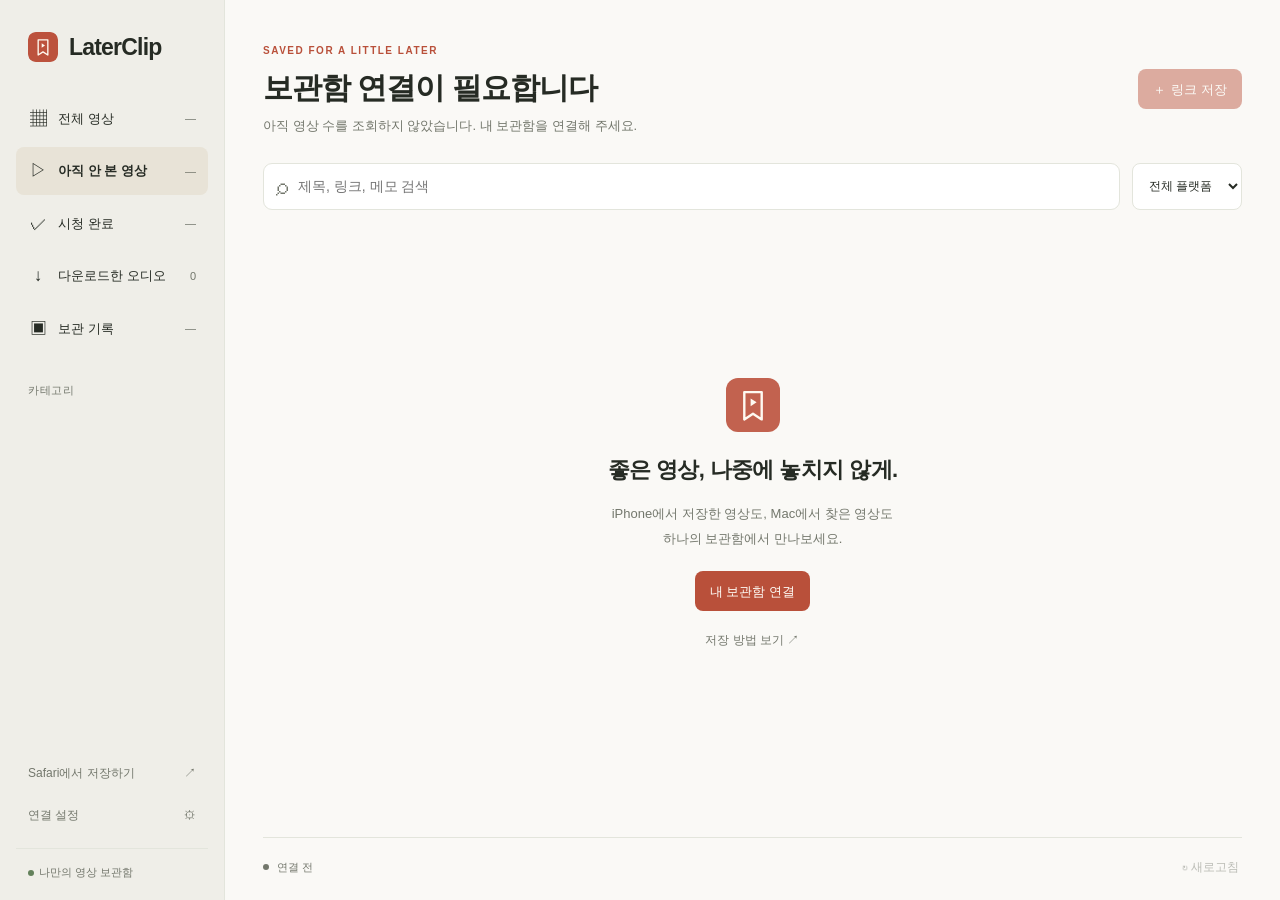
<file: web/index.html>
<!doctype html>
<html lang="ko"><head>
<meta charset="utf-8"><meta name="viewport" content="width=device-width,initial-scale=1,viewport-fit=cover">
<meta name="theme-color" content="#f8f7f3"><meta name="referrer" content="no-referrer">
<meta name="description" content="iPhone과 Mac에서 함께 쓰는 나중에 볼 영상 보관함">
<title>LaterClip · 나중에 볼 영상</title>
<link rel="icon" href="./icon.svg" type="image/svg+xml"><link rel="apple-touch-icon" href="./apple-touch-icon.png">
<link rel="manifest" href="./manifest.webmanifest"><link rel="stylesheet" href="./style.css?v=offline2">
<script type="module" src="./app.js?v=offline2"></script>
</head><body>
<a class="skip" href="#main">영상 목록으로 건너뛰기</a>
<div class="app-shell">
 <aside class="sidebar" aria-label="보관함 탐색">
  <a href="./" class="brand"><img src="./icon.svg" width="30" height="30" alt=""><span>LaterClip</span></a>
  <nav class="navigation" id="library-nav" aria-label="영상 목록">
   <button data-section="전체 영상" aria-pressed="false"><span>▦</span>전체 영상<b data-total>0</b></button>
   <button data-section="아직 안 본 영상" aria-pressed="true"><span>▷</span>아직 안 본 영상<b data-unwatched>0</b></button>
   <button data-section="시청 완료" aria-pressed="false"><span>✓</span>시청 완료<b data-watched>0</b></button>
   <button data-section="다운로드한 오디오" aria-pressed="false"><span aria-hidden="true">↓</span>다운로드한 오디오<b data-downloads>0</b></button>
   <button data-section="보관 기록" aria-pressed="false"><span>▣</span>보관 기록<b data-archived>—</b></button>
  </nav>
  <div class="category-group"><h2>카테고리</h2><nav class="navigation" id="categories" aria-label="카테고리"></nav></div>
  <div class="sidebar-bottom"><button id="help-button" class="quiet">Safari에서 저장하기 <span>↗</span></button><button id="settings-button" class="quiet">연결 설정 <span>⚙</span></button><div class="privacy"><span class="status-dot"></span>나만의 영상 보관함</div></div>
 </aside>
 <main id="main">
  <header class="main-header"><div><p class="eyebrow">SAVED FOR A LITTLE LATER</p><h1 id="section-title">아직 안 본 영상</h1><p id="subtitle">마음에 든 영상을 모아두세요.</p></div><button id="add-button" class="primary" disabled><span aria-hidden="true">＋</span> 링크 저장</button></header>
  <div class="toolbar"><label class="search"><span aria-hidden="true">⌕</span><input id="search" type="search" placeholder="제목, 링크, 메모 검색" aria-label="영상 검색" autocomplete="off"></label><select id="platform" aria-label="플랫폼 필터"><option value="">전체 플랫폼</option><option>YouTube</option><option>Facebook</option><option>Web</option></select></div>
  <div id="error-banner" role="alert" hidden><span id="error-text"></span><button id="retry-button" class="secondary">다시 시도</button></div>
  <section id="welcome" class="empty-state"><img src="./icon.svg" width="54" height="54" alt=""><h2>좋은 영상, 나중에 놓치지 않게.</h2><p>iPhone에서 저장한 영상도, Mac에서 찾은 영상도<br>하나의 보관함에서 만나보세요.</p><button id="connect-button" class="primary">내 보관함 연결</button><button class="quiet" id="welcome-help">저장 방법 보기 ↗</button></section>
  <section id="empty" class="empty-state" hidden><span class="empty-symbol" aria-hidden="true">▧</span><h2 id="empty-title">아직 저장한 영상이 없습니다</h2><p id="empty-description">Safari의 공유 단축어로 저장하거나 링크를 추가해 주세요.</p></section>
  <section id="grid" class="video-grid" aria-label="저장한 영상"></section>
  <footer><div class="sync"><span id="sync-dot" class="status-dot disconnected"></span><span id="sync-status" aria-live="polite">연결 전</span></div><button id="refresh-button" class="quiet" disabled>↻ 새로고침</button></footer>
 </main>
</div>
<div id="toast" role="status" hidden></div>
<dialog id="settings-dialog" aria-labelledby="settings-title"><form id="settings-form">
 <div class="dialog-heading"><div><p class="eyebrow">YOUR PRIVATE LIBRARY</p><h2 id="settings-title">내 보관함 연결</h2></div><button type="button" class="icon-button" data-close="settings-dialog" aria-label="닫기">×</button></div>
 <p class="dialog-description">처음 한 번, 개인 저장소의 연결 정보를 입력해 주세요.</p>
 <label for="endpoint">연결 주소</label><input id="endpoint" type="url" placeholder="https://script.google.com/macros/s/…/exec" required autocomplete="off" spellcheck="false">
 <label for="token">개인 연결 키</label><input id="token" type="password" minlength="32" placeholder="본인 Apps Script에서 발급한 키" required autocomplete="off" spellcheck="false">
 <label class="check"><input id="remember-session" type="checkbox">이 브라우저에 연결 기억하기</label>
 <p class="field-note">켜면 개인 연결 키를 이 브라우저에 저장하여 종료 후에도 자동 연결합니다. 본인 기기에서 사용해 주세요. 연결 해제를 누르면 저장된 키도 삭제됩니다.</p>
 <p id="settings-error" class="form-error" role="alert" hidden></p>
 <div class="dialog-actions"><button id="disconnect-button" type="button" class="quiet danger" hidden>연결 해제</button><button class="primary" id="save-settings">연결 확인</button></div>
</form></dialog>
<dialog id="clip-dialog" aria-labelledby="clip-dialog-title"><form id="clip-form">
 <div class="dialog-heading"><h2 id="clip-dialog-title">나중에 볼 영상 저장</h2><button type="button" class="icon-button" data-close="clip-dialog" aria-label="닫기">×</button></div>
 <div id="url-field"><label for="clip-url">영상 링크</label><input id="clip-url" type="url" placeholder="https://…" required spellcheck="false"></div>
 <label for="clip-title">제목 <span class="optional">선택</span></label><input id="clip-title" maxlength="300" placeholder="YouTube 제목은 가능한 경우 자동으로 가져옵니다.">
 <div id="edit-fields" hidden><label for="clip-category">카테고리</label><input id="clip-category" list="category-options" maxlength="24" placeholder="기존 카테고리 선택 또는 새 이름 입력"><datalist id="category-options"></datalist><button id="reclassify-clip" type="button" class="secondary">AI로 다시 분류</button><label class="check"><input id="clip-watched" type="checkbox">시청 완료</label><button id="refresh-metadata" type="button" class="secondary">제목·썸네일 다시 가져오기</button></div>
 <label for="clip-note">메모 <span class="optional">선택</span></label><textarea id="clip-note" rows="3" maxlength="2000" placeholder="다음에 볼 때 기억하고 싶은 것"></textarea>
 <p class="field-note" id="classify-note">제목을 바탕으로 자동 분류하고, 맞는 카테고리가 없으면 새로 만듭니다. 결과는 수정할 수 있습니다.</p>
 <p id="clip-error" class="form-error" role="alert" hidden></p>
 <div class="dialog-actions"><button type="button" class="secondary" data-close="clip-dialog">취소</button><button class="primary" id="save-clip">저장</button></div>
</form></dialog>
<dialog id="delete-dialog" aria-labelledby="delete-title"><div class="dialog-heading"><h2 id="delete-title">보관 기록으로 옮길까요?</h2></div><p id="delete-name" class="dialog-description"></p><p class="field-note">영상 정보는 보관 기록에 남습니다. 연결된 Google Drive 오디오는 휴지통으로 이동하고, 기기에 저장한 사본은 계속 재생할 수 있습니다.</p><p id="delete-error" class="form-error" role="alert" hidden></p><div class="dialog-actions"><button class="secondary" data-close="delete-dialog">취소</button><button id="confirm-delete" class="primary">보관 기록으로 이동</button></div></dialog>
<dialog id="help-dialog" aria-labelledby="help-title"><div class="dialog-heading"><h2 id="help-title">Safari에서 보관함까지</h2><button class="icon-button" data-close="help-dialog" aria-label="닫기">×</button></div><ol class="help-steps"><li><b>마음에 드는 영상을 찾으세요.</b><p>iPhone의 YouTube·Facebook 앱이나 iPhone·Mac의 Safari에서 시작하세요.</p></li><li><b>Share → ‘LaterClip에 저장’</b><p>별도로 설치한 Shortcuts 단축어가 연결된 시트에 링크를 보냅니다.</p></li><li><b>이 웹사이트에서 다시 보세요.</b><p>같은 보관함을 연결하면 두 기기에서 같은 목록을 볼 수 있습니다.</p></li></ol><p class="field-note">단축어와 Apps Script를 먼저 설정해야 합니다. 웹사이트를 여는 것만으로 Share 메뉴에 등록되지는 않습니다. Mac이 꺼져 있어도 저장할 수 있으며 인터넷 연결은 필요합니다.</p><a class="secondary help-link" href="./setup.html">최초 연결 안내 보기 ↗</a></dialog>
<dialog id="audio-dialog" aria-labelledby="audio-title">
 <div class="dialog-heading"><h2 id="audio-title"></h2></div>
 <p id="audio-status" class="field-note" role="status"></p>
 <audio id="audio-player" controls preload="none" hidden></audio>
 <form method="dialog" class="dialog-actions"><button class="secondary">닫기</button></form>
</dialog>

<template id="video-template"><article class="video"><a class="thumbnail" target="_blank" rel="noopener noreferrer"><div class="thumbnail-placeholder"><span aria-hidden="true">▷</span><small>SAVED FOR LATER</small></div><img loading="lazy" alt="" hidden><span class="open-indicator" aria-hidden="true">↗</span></a><div class="video-body"><div class="video-meta"><span class="video-platform"></span><span class="category-pill"></span></div><a class="video-title" target="_blank" rel="noopener noreferrer"></a><p class="video-note" hidden></p><div class="clip-audio" hidden><p class="field-note audio-label"></p><div class="audio-actions"><button class="secondary audio-button"></button><button class="secondary offline-save" hidden>오프라인 저장</button><button class="quiet offline-remove" hidden>이 기기에서 삭제</button></div></div><div class="video-bottom"><span class="video-date"></span><div class="card-actions"><button class="watch-button" aria-label="시청 완료로 변경" aria-pressed="false">○</button><button class="edit-button" aria-label="영상 정보 수정">수정</button><button class="delete-button" aria-label="영상 삭제">×</button></div></div></div></article></template>
</body></html>
</file>
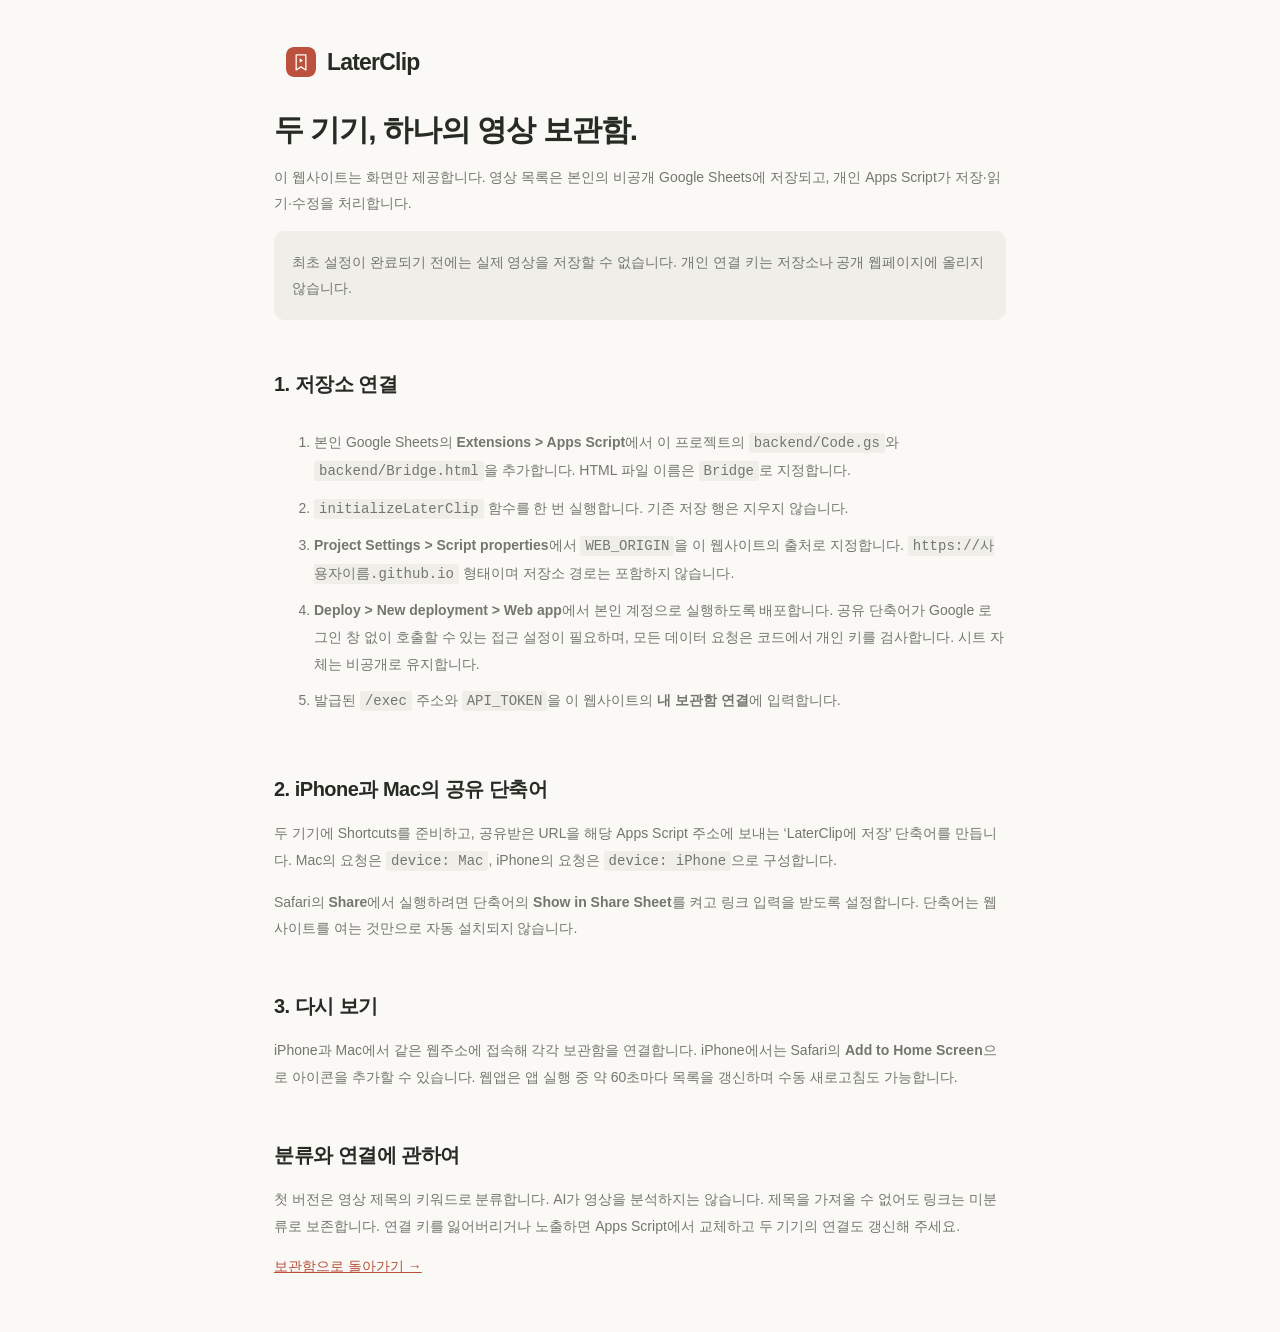
<file: web/setup.html>
<!doctype html><html lang="ko"><head><meta charset="utf-8"><meta name="viewport" content="width=device-width,initial-scale=1"><meta name="referrer" content="no-referrer"><title>최초 연결 안내 · LaterClip</title><link rel="stylesheet" href="./style.css"><link rel="icon" href="./icon.svg"></head><body><main class="setup-page"><a class="brand" href="./"><img src="./icon.svg" alt="" width="30" height="30">LaterClip</a><h1>두 기기, 하나의 영상 보관함.</h1><p>이 웹사이트는 화면만 제공합니다. 영상 목록은 본인의 비공개 Google Sheets에 저장되고, 개인 Apps Script가 저장·읽기·수정을 처리합니다.</p><p class="notice">최초 설정이 완료되기 전에는 실제 영상을 저장할 수 없습니다. 개인 연결 키는 저장소나 공개 웹페이지에 올리지 않습니다.</p><h2>1. 저장소 연결</h2><ol><li>본인 Google Sheets의 <b>Extensions &gt; Apps Script</b>에서 이 프로젝트의 <code>backend/Code.gs</code>와 <code>backend/Bridge.html</code>을 추가합니다. HTML 파일 이름은 <code>Bridge</code>로 지정합니다.</li><li><code>initializeLaterClip</code> 함수를 한 번 실행합니다. 기존 저장 행은 지우지 않습니다.</li><li><b>Project Settings &gt; Script properties</b>에서 <code>WEB_ORIGIN</code>을 이 웹사이트의 출처로 지정합니다. <code>https://사용자이름.github.io</code> 형태이며 저장소 경로는 포함하지 않습니다.</li><li><b>Deploy &gt; New deployment &gt; Web app</b>에서 본인 계정으로 실행하도록 배포합니다. 공유 단축어가 Google 로그인 창 없이 호출할 수 있는 접근 설정이 필요하며, 모든 데이터 요청은 코드에서 개인 키를 검사합니다. 시트 자체는 비공개로 유지합니다.</li><li>발급된 <code>/exec</code> 주소와 <code>API_TOKEN</code>을 이 웹사이트의 <b>내 보관함 연결</b>에 입력합니다.</li></ol><h2>2. iPhone과 Mac의 공유 단축어</h2><p>두 기기에 Shortcuts를 준비하고, 공유받은 URL을 해당 Apps Script 주소에 보내는 ‘LaterClip에 저장’ 단축어를 만듭니다. Mac의 요청은 <code>device: Mac</code>, iPhone의 요청은 <code>device: iPhone</code>으로 구성합니다.</p><p>Safari의 <b>Share</b>에서 실행하려면 단축어의 <b>Show in Share Sheet</b>를 켜고 링크 입력을 받도록 설정합니다. 단축어는 웹사이트를 여는 것만으로 자동 설치되지 않습니다.</p><h2>3. 다시 보기</h2><p>iPhone과 Mac에서 같은 웹주소에 접속해 각각 보관함을 연결합니다. iPhone에서는 Safari의 <b>Add to Home Screen</b>으로 아이콘을 추가할 수 있습니다. 웹앱은 앱 실행 중 약 60초마다 목록을 갱신하며 수동 새로고침도 가능합니다.</p><h2>분류와 연결에 관하여</h2><p>첫 버전은 영상 제목의 키워드로 분류합니다. AI가 영상을 분석하지는 않습니다. 제목을 가져올 수 없어도 링크는 미분류로 보존합니다. 연결 키를 잃어버리거나 노출하면 Apps Script에서 교체하고 두 기기의 연결도 갱신해 주세요.</p><p><a href="./">보관함으로 돌아가기 →</a></p></main></body></html>
</file>
<file: web/style.css>
@charset "UTF-8";
:root{color-scheme:light dark;--bg:light-dark(#faf9f6,#1e211d);--surface:light-dark(#fff,#292d27);--sidebar:light-dark(#efeee8,#242820);--text:light-dark(#262b24,#eeefe8);--muted:light-dark(#73776c,#adb5a3);--line:light-dark(#e3e5dc,#3a4233);--accent:light-dark(#b9503a,#ef937b);--on-accent:light-dark(#fffdf7,#24170d);--selected:light-dark(#e8e3d7,#464331);--danger:light-dark(#ac3429,#ff9d8f);--danger-bg:light-dark(#fff0ec,#432a24);--success:light-dark(#63815b,#b7d1a8);font:14px/1.5 -apple-system,BlinkMacSystemFont,"Apple SD Gothic Neo","Noto Sans KR",sans-serif;color:var(--text);background:var(--bg)}
*{box-sizing:border-box}body{margin:0}button,input,textarea,select{font:inherit;color:inherit}button,a,input,select,textarea{-webkit-tap-highlight-color:transparent}button{cursor:pointer}button:disabled{cursor:default;opacity:.46}a{color:inherit;text-decoration:none}button{border:0}button,input,textarea,select{border-radius:8px}input,textarea,select{background:var(--surface);border:1px solid var(--line);padding:11px 12px;min-width:0}input:focus-visible,textarea:focus-visible,button:focus-visible,select:focus-visible,a:focus-visible{outline:2px solid var(--accent);outline-offset:3px}button:focus:not(:focus-visible){outline:none}button:disabled{pointer-events:none}textarea{resize:vertical}button svg{pointer-events:none}h1,h2,p{margin-top:0}[hidden]{display:none!important}.skip{position:absolute;top:-100px;left:10px;z-index:10;padding:10px;background:var(--surface)}.skip:focus{top:10px}.app-shell{display:grid;grid-template-columns:225px minmax(0,1fr);max-width:1600px;min-height:100svh;margin:auto}.sidebar{background:var(--sidebar);padding:30px 16px 20px;display:flex;flex-direction:column;gap:30px;border-right:1px solid var(--line)}.brand{display:flex;align-items:center;gap:11px;padding:0 12px;font-size:23px;font-weight:680;letter-spacing:-.8px}.brand img{border-radius:8px}.navigation{display:grid;gap:5px}.navigation button{display:flex;align-items:center;gap:10px;padding:11px 12px;width:100%;background:none;text-align:left;white-space:nowrap;font-size:13px;min-height:42px}.navigation button:hover{background:color-mix(in srgb,var(--selected) 60%,transparent)}.navigation button[aria-pressed=true]{background:var(--selected);font-weight:600}.navigation button>span{width:20px;text-align:center;font-size:17px;font-weight:400}.navigation b{margin-left:auto;font-size:11px;font-weight:400;color:var(--muted)}.category-group h2{font-size:11px;letter-spacing:.5px;color:var(--muted);font-weight:500;padding-left:12px;margin-bottom:10px}.sidebar-bottom{margin-top:auto;display:grid;gap:8px}.sidebar-bottom .quiet{display:flex;justify-content:space-between;text-align:left;padding:8px 12px;font-size:12px}.privacy{font-size:11px;color:var(--muted);padding:15px 12px 0;border-top:1px solid var(--line);margin-top:8px}.status-dot{display:inline-block;width:6px;height:6px;border-radius:50%;background:var(--success);flex-shrink:0;margin-right:5px}.status-dot.disconnected{background:var(--muted)}.status-dot.error{background:var(--danger)}.status-dot.busy{background:var(--accent)}main{padding:43px 38px 0;display:flex;flex-direction:column;min-width:0}.main-header{display:flex;justify-content:space-between;align-items:center;gap:24px;margin-bottom:27px}.eyebrow{font-size:10px;letter-spacing:1.5px;color:var(--accent);font-weight:600;margin:0 0 10px}h1{font-size:30px;font-weight:670;letter-spacing:-1px;line-height:1.3;margin:0 0 9px}#subtitle{font-size:13px;color:var(--muted);margin-bottom:0}.primary,.secondary{display:inline-flex;justify-content:center;align-items:center;gap:5px;padding:10px 15px;min-height:40px;font-size:13px;font-weight:550;white-space:nowrap}.primary{background:var(--accent);color:var(--on-accent)}.primary:hover:not(:disabled){filter:brightness(.96)}.secondary{background:var(--surface);border:1px solid var(--line)}.quiet{background:none;color:var(--muted);padding:8px 3px;font-size:12px}.quiet:hover{color:var(--text)}.danger{color:var(--danger)}.destructive{background:var(--danger);color:var(--on-accent)}.toolbar{display:flex;gap:12px;margin-bottom:24px}.search{display:flex;gap:10px;align-items:center;background:var(--surface);border:1px solid var(--line);border-radius:9px;flex:1;padding:0 12px;color:var(--muted)}.search>span{font-size:24px;line-height:1}.search input{border:0;background:transparent;padding:12px 0;width:100%;border-radius:0;outline-offset:0}.toolbar select{font-size:12px;max-width:145px}.video-grid{display:grid;grid-template-columns:repeat(auto-fill,minmax(min(235px,100%),1fr));gap:22px 20px;margin-bottom:35px;align-items:start}.video{min-width:0;background:var(--surface);border:1px solid var(--line);border-radius:12px;overflow:hidden}.thumbnail{display:block;position:relative;aspect-ratio:16/9;overflow:hidden;background:var(--selected)}.thumbnail img{position:absolute;inset:0;width:100%;height:100%;object-fit:cover}.thumbnail-placeholder{height:100%;display:flex;align-items:center;justify-content:center;flex-direction:column;gap:14px;color:var(--muted);background:color-mix(in srgb,var(--selected) 65%,var(--surface))}.thumbnail-placeholder>span{font-size:40px;font-weight:200;line-height:1}.thumbnail-placeholder small{font-size:9px;letter-spacing:2px}.open-indicator{position:absolute;right:10px;bottom:10px;padding:1px 6px;border-radius:4px;background:var(--surface);color:var(--muted);font-size:13px;opacity:.9}.video-body{padding:15px}.video-meta{display:flex;align-items:center;justify-content:space-between;gap:7px;margin-bottom:10px;color:var(--muted);font-size:10px;flex-wrap:wrap}.category-pill{background:var(--bg);border-radius:4px;padding:3px 7px;font-size:10px;color:var(--muted)}.video-title{font-size:14px;font-weight:600;line-height:1.55;min-height:44px;overflow-wrap:anywhere;display:-webkit-box;-webkit-line-clamp:2;-webkit-box-orient:vertical;overflow:hidden}.video-title:hover{color:var(--accent)}.video-note{font-size:12px;color:var(--muted);margin:9px 0 0;white-space:pre-wrap;overflow-wrap:anywhere;display:-webkit-box;-webkit-line-clamp:2;-webkit-box-orient:vertical;overflow:hidden}.video-bottom{margin-top:16px;display:flex;justify-content:space-between;align-items:center;gap:5px;flex-wrap:wrap}.video-date{font-size:10px;color:var(--muted)}.card-actions{display:flex;gap:5px;align-items:center}.card-actions button{font-size:11px;color:var(--muted);padding:5px 4px;background:none;min-height:27px}.card-actions .watch-button{font-size:18px;line-height:1}.watch-button[aria-pressed=true]{color:var(--success)}.card-actions .delete-button{font-size:18px}.card-actions button:hover{color:var(--accent)}footer{margin-top:auto;display:flex;align-items:center;justify-content:space-between;gap:12px;flex-wrap:wrap;border-top:1px solid var(--line);padding:12px 0 16px;color:var(--muted);font-size:11px}.sync{display:flex;align-items:center;gap:3px;min-width:0}.empty-state{min-height:400px;display:flex;align-items:center;justify-content:center;flex-direction:column;text-align:center;padding:50px 20px;gap:12px;flex:1}.empty-state img{margin-bottom:5px;opacity:.9}.empty-state h2{font-size:22px;font-weight:600;letter-spacing:-.6px;margin:4px 0}.empty-state p{font-size:13px;line-height:1.9;color:var(--muted);margin:0 0 8px}.empty-symbol{font-size:45px;color:var(--muted)}#error-banner{display:flex;justify-content:space-between;align-items:center;gap:15px;background:var(--danger-bg);color:var(--danger);border-radius:8px;padding:12px 14px;margin-bottom:20px;font-size:12px}#error-banner .secondary{flex-shrink:0;font-size:11px;padding:7px 10px;min-height:32px}dialog{width:min(510px,calc(100% - 30px));max-height:calc(100svh - 40px);overflow:auto;border:1px solid var(--line);background:var(--surface);color:var(--text);border-radius:17px;padding:27px;box-shadow:0 15px 70px #0002}dialog::backdrop{background:#1b201d72;backdrop-filter:blur(3px)}.dialog-heading{display:flex;align-items:flex-start;justify-content:space-between;gap:15px;margin-bottom:14px}.dialog-heading h2{font-size:21px;font-weight:630;letter-spacing:-.5px;margin:0}.dialog-heading .eyebrow{font-size:9px;margin-bottom:8px}.icon-button{padding:0 7px;background:none;color:var(--muted);font-size:26px;line-height:1}.dialog-description{font-size:13px;line-height:1.8;color:var(--muted);overflow-wrap:anywhere}dialog form>label,dialog #url-field>label,dialog #edit-fields>label:not(.check){display:block;margin:18px 0 7px;font-size:12px;font-weight:550}dialog input:not([type=checkbox]),dialog textarea,dialog select{width:100%;font-size:13px;display:block}dialog .check{display:flex!important;align-items:center;gap:8px;font-size:12px;font-weight:400;line-height:1.6}input[type=checkbox]{accent-color:var(--accent);width:16px;height:16px;flex-shrink:0}.field-note{font-size:11px;color:var(--muted);line-height:1.8;margin:12px 0}.dialog-actions{display:flex;justify-content:flex-end;gap:10px;margin-top:23px;align-items:center}.dialog-actions .danger{margin-right:auto}.optional{font-weight:400;font-size:11px;color:var(--muted);margin-left:5px}.form-error{font-size:12px;color:var(--danger);background:var(--danger-bg);padding:10px;border-radius:7px;line-height:1.7}.help-steps{padding-left:23px;margin:25px 0}.help-steps li{padding-left:5px;margin-bottom:21px}.help-steps b{font-size:14px;font-weight:600}.help-steps p{font-size:12px;color:var(--muted);line-height:1.8;margin:7px 0}.help-link{margin-top:10px}#toast{position:fixed;bottom:max(25px,env(safe-area-inset-bottom));left:50%;transform:translateX(-50%);z-index:50;background:var(--text);color:var(--bg);padding:12px 20px;border-radius:10px;font-size:13px;max-width:calc(100% - 35px);box-shadow:0 6px 30px #0002;text-align:center}.setup-page{max-width:780px;margin:0 auto;padding:45px 24px;min-height:100svh}.setup-page h1{margin:30px 0 15px}.setup-page h2{font-size:20px;letter-spacing:-.5px;margin-top:35px}.setup-page p,.setup-page li{color:var(--muted);line-height:1.9}.setup-page li{margin-bottom:10px}.setup-page a:not(.brand){color:var(--accent);text-decoration:underline}.setup-page code{overflow-wrap:anywhere;background:var(--sidebar);padding:2px 5px;border-radius:3px}.setup-page .notice{padding:18px;background:var(--sidebar);border-radius:10px}
@media(min-width:1500px){main{padding-top:55px}.video-grid{grid-template-columns:repeat(4,minmax(0,1fr))}}
@media(max-width:900px){.app-shell{grid-template-columns:190px minmax(0,1fr)}.sidebar{padding:28px 10px 18px}.brand{font-size:21px;padding-left:10px}main{padding:32px 24px 0}.video-grid{gap:18px 15px;grid-template-columns:repeat(2,minmax(0,1fr))}.navigation button{padding:10px;font-size:12px}.main-header{gap:14px}h1{font-size:27px}.main-header .primary{padding:9px 12px}}
@media(max-width:630px){.app-shell{display:block}.sidebar{padding:20px 16px 13px;border-right:0;border-bottom:1px solid var(--line);gap:16px}.brand{padding:0;font-size:22px}.brand img{width:27px;height:27px}#library-nav{display:flex;gap:5px;flex-wrap:wrap}.navigation button{width:auto;min-height:38px;padding:8px 10px;font-size:12px}#library-nav button>span{display:none}.navigation b{margin-left:2px}.category-group h2{display:none}#categories{display:flex;gap:5px;flex-wrap:wrap}#categories button{font-size:11px;min-height:30px;padding:5px 9px}#categories button>span,#categories b{display:none}.sidebar-bottom{position:absolute;top:20px;right:18px;margin:0;display:flex;gap:10px}.sidebar-bottom .quiet{font-size:11px;padding:5px 0}.sidebar-bottom .privacy{display:none}#help-button{font-size:0}.sidebar-bottom #help-button span{font-size:17px}#settings-button span{display:none}main{padding:26px 17px 0}.eyebrow{font-size:9px;letter-spacing:1.2px;margin-bottom:8px}.main-header{margin-bottom:20px;gap:12px}.main-header .primary{font-size:12px;padding:9px 11px}.main-header h1{font-size:25px}#subtitle{font-size:11px;max-width:235px}.toolbar{gap:8px;margin-bottom:20px}.toolbar select{max-width:112px;padding:10px 6px;font-size:11px}.search{gap:7px;padding:0 10px}.search input{font-size:13px;min-height:43px}.video-grid{gap:15px 10px}.video-body{padding:11px}.video-title{font-size:12px;line-height:1.6;min-height:39px}.video-meta{font-size:9px;margin-bottom:8px}.category-pill{font-size:9px;padding:2px 5px}.video-date{font-size:9px}.card-actions{gap:3px}.card-actions button{padding:4px 2px;font-size:10px}.card-actions .watch-button{font-size:17px}.video-bottom{margin-top:12px}.thumbnail-placeholder small{font-size:7px;letter-spacing:1.3px}.thumbnail-placeholder{gap:8px}.thumbnail-placeholder>span{font-size:31px}.open-indicator{right:7px;bottom:7px;font-size:11px}.empty-state{min-height:370px;padding:45px 10px}.empty-state h2{font-size:20px}.empty-state p{font-size:12px}dialog{padding:23px 20px}.dialog-heading h2{font-size:20px}.dialog-description{font-size:12px}footer{font-size:10px}.sync{max-width:75%}}
@media(max-width:360px){.main-header{align-items:flex-start}.main-header .primary{font-size:11px;padding:9px}.main-header h1{font-size:23px}.brand{font-size:20px}.video-grid{grid-template-columns:minmax(0,1fr)}.thumbnail{aspect-ratio:2/1}.video-title{font-size:14px;min-height:0}.video-meta,.video-date{font-size:11px}.category-pill{font-size:10px}.card-actions button{font-size:12px}#subtitle{max-width:180px}}
@media(pointer:coarse){input,textarea,select,dialog input:not([type=checkbox]),dialog textarea,dialog select,.search input{font-size:16px}.card-actions button{min-width:36px;min-height:42px}.video-bottom{gap:2px}.primary,.secondary{min-height:44px}.icon-button{min-width:40px;min-height:40px}}
@media(prefers-reduced-motion:no-preference){.video,.primary,.secondary{transition:background-color .15s ease}.video:hover{border-color:color-mix(in srgb,var(--accent) 35%,var(--line))}}

.clip-audio {margin-top:12px}
.clip-audio .field-note {margin:0}
.clip-audio .audio-button {min-height:34px;padding:6px 10px}
#audio-player {width:100%}
#audio-title {overflow-wrap:anywhere}

.audio-actions {display:flex;flex-wrap:wrap;gap:6px;align-items:center}
.clip-audio .audio-actions:not(:has(button:not([hidden]))) {display:none}
.clip-audio .audio-label:not([hidden]) + .audio-actions {margin-top:6px}
</file>
